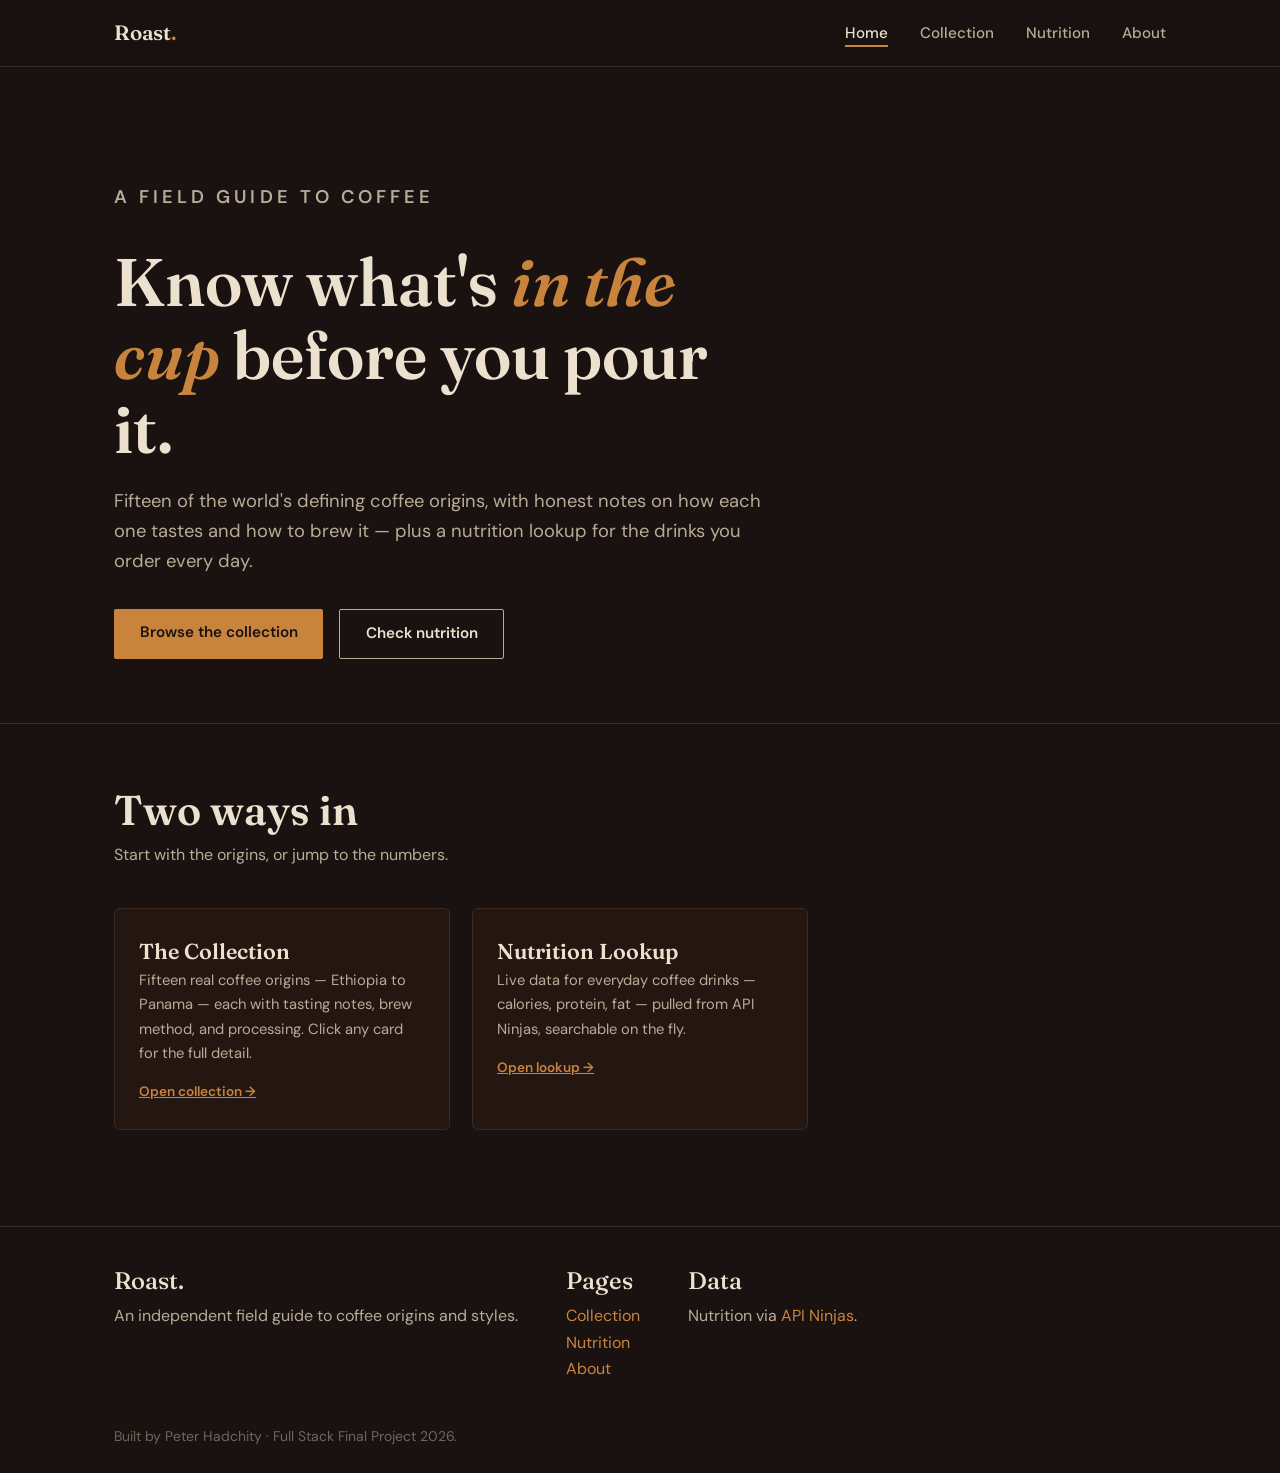
<file: index.html>
<!DOCTYPE html>
<html lang="en">
<head>
  <meta charset="UTF-8" />
  <meta name="viewport" content="width=device-width, initial-scale=1.0" />
  <title>Roast — Coffee, properly explored</title>
  <link href="https://cdn.jsdelivr.net/npm/bootstrap@5.3.3/dist/css/bootstrap.min.css" rel="stylesheet" />
  <link rel="preconnect" href="https://fonts.googleapis.com" />
  <link href="https://fonts.googleapis.com/css2?family=Fraunces:ital,opsz,wght@0,9..144,500;0,9..144,600;1,9..144,600&family=DM+Sans:wght@400;500;600&display=swap" rel="stylesheet" />
  <link rel="stylesheet" href="css/style.css" />
</head>
<body>
  <header class="topbar">
    <nav class="topbar-inner wrap" aria-label="Main navigation">
      <a class="logo" href="index.html">Roast<b>.</b></a>
      <button class="burger" aria-label="Toggle menu" aria-expanded="false"><span></span><span></span><span></span></button>
      <ul class="menu">
        <li><a href="index.html">Home</a></li>
        <li><a href="collection.html">Collection</a></li>
        <li><a href="lookup.html">Nutrition</a></li>
        <li><a href="about.html">About</a></li>
      </ul>
    </nav>
  </header>
  <main>
    <section class="hero">
      <div class="wrap">
        <p class="kicker">A field guide to coffee</p>
        <h1>Know what's <em>in the cup</em> before you pour it.</h1>
        <p>Fifteen of the world's defining coffee origins, with honest notes on
           how each one tastes and how to brew it — plus a nutrition lookup for
           the drinks you order every day.</p>
        <div class="hero-row">
          <a class="btn" href="collection.html">Browse the collection</a>
          <a class="btn btn-line" href="lookup.html">Check nutrition</a>
        </div>
      </div>
    </section>

    <section class="block">
      <div class="wrap">
        <div class="block-head">
          <h2>Two ways in</h2>
          <p>Start with the origins, or jump to the numbers.</p>
        </div>
        <div class="bean-grid">
          <div class="bean-card" style="cursor:default">
            <h3>The Collection</h3>
            <p class="teaser">Fifteen real coffee origins — Ethiopia to Panama —
               each with tasting notes, brew method, and processing. Click any
               card for the full detail.</p>
            <a class="more" href="collection.html">Open collection →</a>
          </div>
          <div class="bean-card" style="cursor:default">
            <h3>Nutrition Lookup</h3>
            <p class="teaser">Live data for everyday coffee drinks — calories,
               protein, fat — pulled from API Ninjas, searchable on the fly.</p>
            <a class="more" href="lookup.html">Open lookup →</a>
          </div>
        </div>
      </div>
    </section>
  </main>
  <footer class="foot">
    <div class="wrap">
      <div class="foot-grid">
        <div><h4>Roast.</h4><p>An independent field guide to coffee origins and styles.</p></div>
        <div><h4>Pages</h4><p><a href="collection.html">Collection</a><br><a href="lookup.html">Nutrition</a><br><a href="about.html">About</a></p></div>
        <div><h4>Data</h4><p>Nutrition via <a href="https://api-ninjas.com/">API Ninjas</a>.</p></div>
      </div>
      <small>Built by Peter Hadchity · Full Stack Final Project 2026.</small>
    </div>
  </footer>
  <script src="js/app.js"></script>
</body></html>
</file>
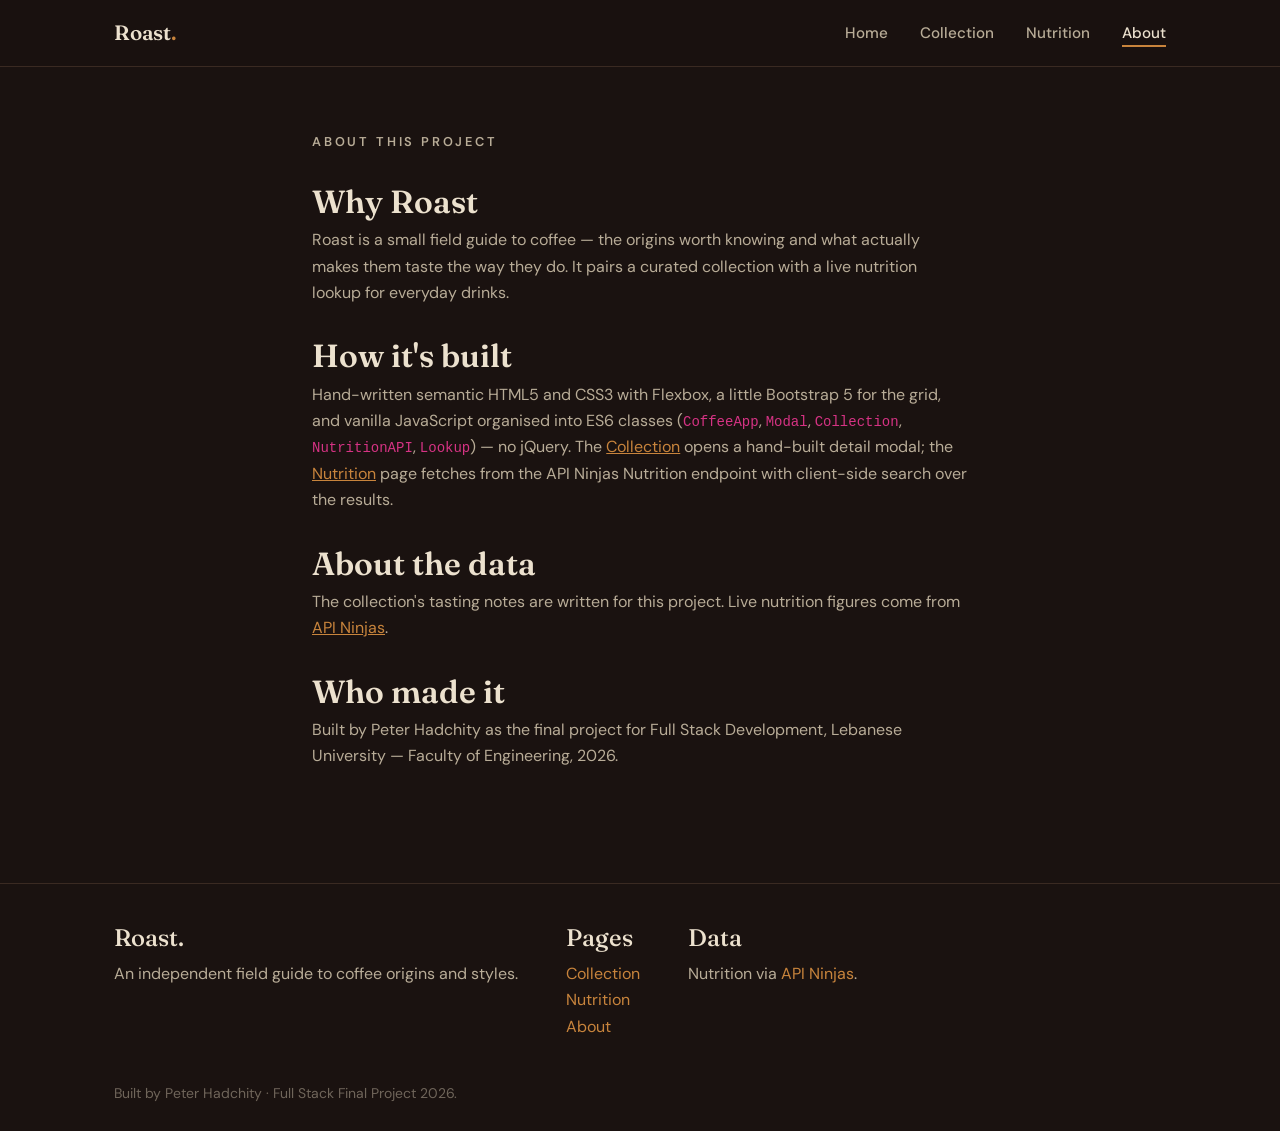
<file: about.html>
<!DOCTYPE html>
<html lang="en">
<head>
  <meta charset="UTF-8" />
  <meta name="viewport" content="width=device-width, initial-scale=1.0" />
  <title>Roast — About</title>
  <link href="https://cdn.jsdelivr.net/npm/bootstrap@5.3.3/dist/css/bootstrap.min.css" rel="stylesheet" />
  <link rel="preconnect" href="https://fonts.googleapis.com" />
  <link href="https://fonts.googleapis.com/css2?family=Fraunces:ital,opsz,wght@0,9..144,500;0,9..144,600;1,9..144,600&family=DM+Sans:wght@400;500;600&display=swap" rel="stylesheet" />
  <link rel="stylesheet" href="css/style.css" />
</head>
<body>
  <header class="topbar">
    <nav class="topbar-inner wrap" aria-label="Main navigation">
      <a class="logo" href="index.html">Roast<b>.</b></a>
      <button class="burger" aria-label="Toggle menu" aria-expanded="false"><span></span><span></span><span></span></button>
      <ul class="menu">
        <li><a href="index.html">Home</a></li>
        <li><a href="collection.html">Collection</a></li>
        <li><a href="lookup.html">Nutrition</a></li>
        <li><a href="about.html">About</a></li>
      </ul>
    </nav>
  </header>
  <main>
    <section class="block">
      <div class="wrap prose">
        <p class="kicker">About this project</p>
        <h2>Why Roast</h2>
        <p>Roast is a small field guide to coffee — the origins worth knowing and
           what actually makes them taste the way they do. It pairs a curated
           collection with a live nutrition lookup for everyday drinks.</p>
        <h2>How it's built</h2>
        <p>Hand-written semantic HTML5 and CSS3 with Flexbox, a little Bootstrap 5
           for the grid, and vanilla JavaScript organised into ES6 classes
           (<code>CoffeeApp</code>, <code>Modal</code>, <code>Collection</code>,
           <code>NutritionAPI</code>, <code>Lookup</code>) — no jQuery. The
           <a href="collection.html">Collection</a> opens a hand-built detail
           modal; the <a href="lookup.html">Nutrition</a> page fetches from the
           API Ninjas Nutrition endpoint with client-side search over the results.</p>
        <h2>About the data</h2>
        <p>The collection's tasting notes are written for this project. Live
           nutrition figures come from <a href="https://api-ninjas.com/">API
           Ninjas</a>.</p>
        <h2>Who made it</h2>
        <p>Built by Peter Hadchity as the final project for Full Stack
           Development, Lebanese University — Faculty of Engineering, 2026.</p>
      </div>
    </section>
  </main>
  <footer class="foot">
    <div class="wrap">
      <div class="foot-grid">
        <div><h4>Roast.</h4><p>An independent field guide to coffee origins and styles.</p></div>
        <div><h4>Pages</h4><p><a href="collection.html">Collection</a><br><a href="lookup.html">Nutrition</a><br><a href="about.html">About</a></p></div>
        <div><h4>Data</h4><p>Nutrition via <a href="https://api-ninjas.com/">API Ninjas</a>.</p></div>
      </div>
      <small>Built by Peter Hadchity · Full Stack Final Project 2026.</small>
    </div>
  </footer>
  <script src="js/app.js"></script>
</body></html>
</file>
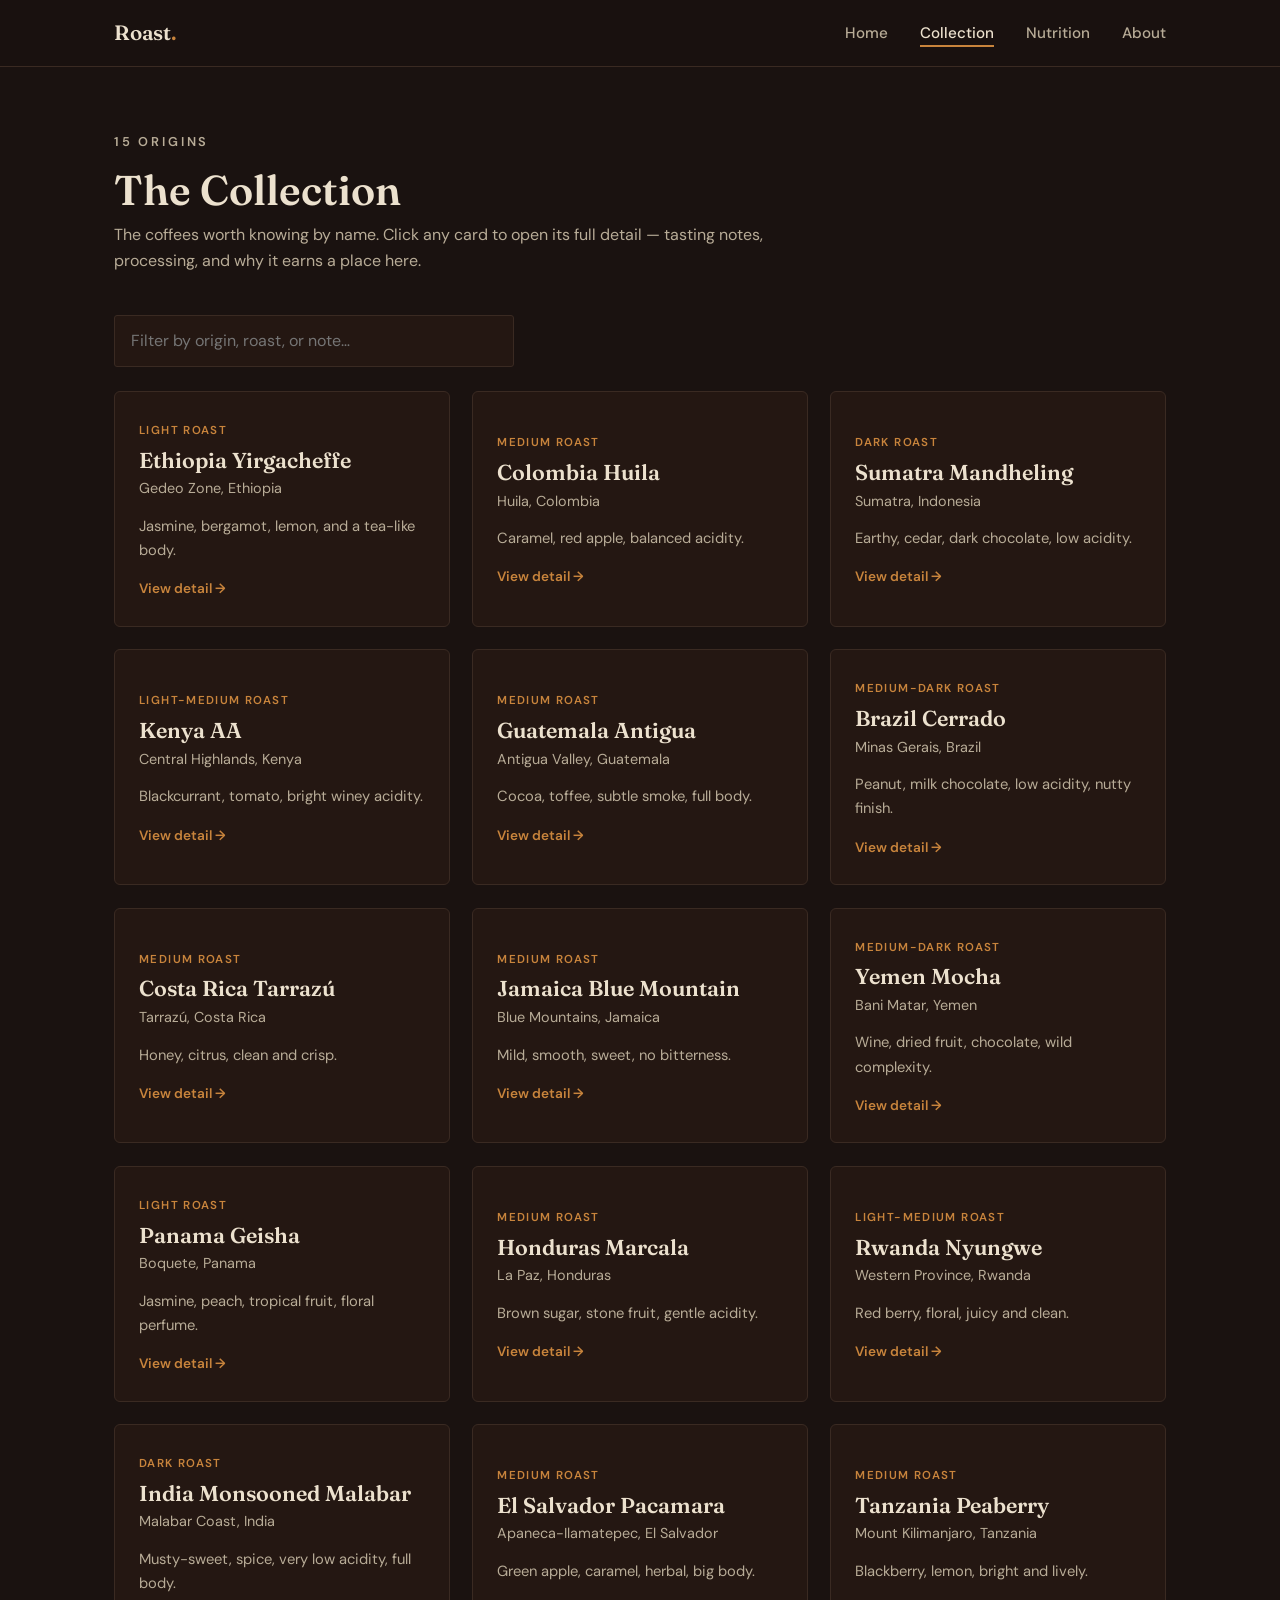
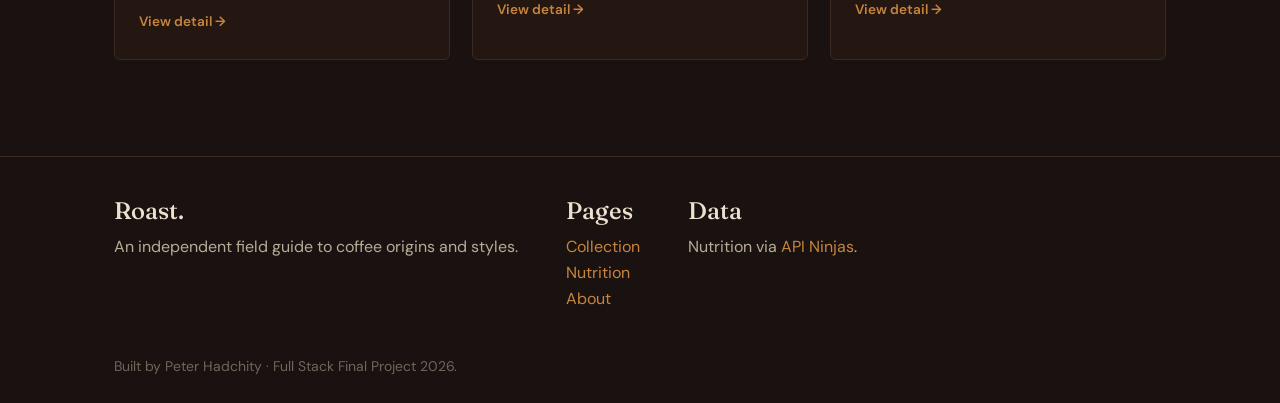
<file: collection.html>
<!DOCTYPE html>
<html lang="en">
<head>
  <meta charset="UTF-8" />
  <meta name="viewport" content="width=device-width, initial-scale=1.0" />
  <title>Roast — The Collection</title>
  <link href="https://cdn.jsdelivr.net/npm/bootstrap@5.3.3/dist/css/bootstrap.min.css" rel="stylesheet" />
  <link rel="preconnect" href="https://fonts.googleapis.com" />
  <link href="https://fonts.googleapis.com/css2?family=Fraunces:ital,opsz,wght@0,9..144,500;0,9..144,600;1,9..144,600&family=DM+Sans:wght@400;500;600&display=swap" rel="stylesheet" />
  <link rel="stylesheet" href="css/style.css" />
</head>
<body>
  <header class="topbar">
    <nav class="topbar-inner wrap" aria-label="Main navigation">
      <a class="logo" href="index.html">Roast<b>.</b></a>
      <button class="burger" aria-label="Toggle menu" aria-expanded="false"><span></span><span></span><span></span></button>
      <ul class="menu">
        <li><a href="index.html">Home</a></li>
        <li><a href="collection.html">Collection</a></li>
        <li><a href="lookup.html">Nutrition</a></li>
        <li><a href="about.html">About</a></li>
      </ul>
    </nav>
  </header>
  <main>
    <section class="block">
      <div class="wrap">
        <div class="block-head">
          <p class="kicker">15 origins</p>
          <h2>The Collection</h2>
          <p>The coffees worth knowing by name. Click any card to open its full
             detail — tasting notes, processing, and why it earns a place here.</p>
        </div>
        <div class="search-bar">
          <input type="search" id="bean-filter" placeholder="Filter by origin, roast, or note…" aria-label="Filter coffees" />
        </div>
        <div class="bean-grid" id="bean-grid"><!-- rendered by collection.js --></div>
      </div>
    </section>
  </main>

  <!-- Detail modal (custom requirement) — markup is empty until opened -->
  <div class="modal-backdrop" id="modal-backdrop" aria-hidden="true" role="dialog" aria-modal="true" aria-labelledby="modal-body">
    <div class="modal"><div id="modal-body"></div></div>
  </div>
  <footer class="foot">
    <div class="wrap">
      <div class="foot-grid">
        <div><h4>Roast.</h4><p>An independent field guide to coffee origins and styles.</p></div>
        <div><h4>Pages</h4><p><a href="collection.html">Collection</a><br><a href="lookup.html">Nutrition</a><br><a href="about.html">About</a></p></div>
        <div><h4>Data</h4><p>Nutrition via <a href="https://api-ninjas.com/">API Ninjas</a>.</p></div>
      </div>
      <small>Built by Peter Hadchity · Full Stack Final Project 2026.</small>
    </div>
  </footer>
  <script src="js/app.js"></script>
  <script src="js/coffee-data.js"></script>
  <script src="js/modal.js"></script>
  <script src="js/collection.js"></script>
</body></html>
</file>
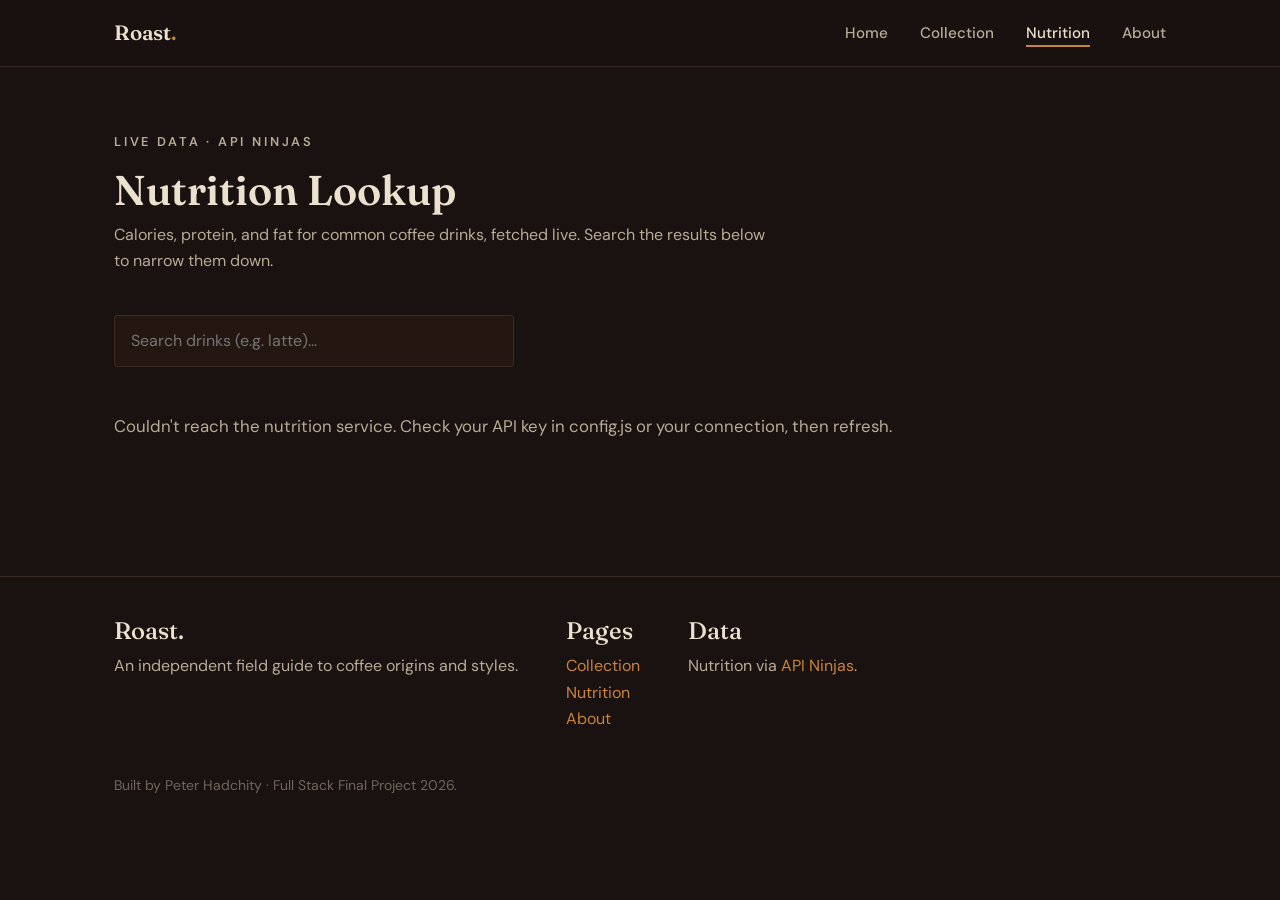
<file: lookup.html>
<!DOCTYPE html>
<html lang="en">
<head>
  <meta charset="UTF-8" />
  <meta name="viewport" content="width=device-width, initial-scale=1.0" />
  <title>Roast — Nutrition Lookup</title>
  <link href="https://cdn.jsdelivr.net/npm/bootstrap@5.3.3/dist/css/bootstrap.min.css" rel="stylesheet" />
  <link rel="preconnect" href="https://fonts.googleapis.com" />
  <link href="https://fonts.googleapis.com/css2?family=Fraunces:ital,opsz,wght@0,9..144,500;0,9..144,600;1,9..144,600&family=DM+Sans:wght@400;500;600&display=swap" rel="stylesheet" />
  <link rel="stylesheet" href="css/style.css" />
</head>
<body>
  <header class="topbar">
    <nav class="topbar-inner wrap" aria-label="Main navigation">
      <a class="logo" href="index.html">Roast<b>.</b></a>
      <button class="burger" aria-label="Toggle menu" aria-expanded="false"><span></span><span></span><span></span></button>
      <ul class="menu">
        <li><a href="index.html">Home</a></li>
        <li><a href="collection.html">Collection</a></li>
        <li><a href="lookup.html">Nutrition</a></li>
        <li><a href="about.html">About</a></li>
      </ul>
    </nav>
  </header>
  <main>
    <section class="block">
      <div class="wrap">
        <div class="block-head">
          <p class="kicker">Live data · API Ninjas</p>
          <h2>Nutrition Lookup</h2>
          <p>Calories, protein, and fat for common coffee drinks, fetched live.
             Search the results below to narrow them down.</p>
        </div>
        <div class="search-bar">
          <input type="search" id="nutri-search" placeholder="Search drinks (e.g. latte)…" aria-label="Search drinks" />
        </div>
        <p id="lookup-state" class="state-msg" role="status"></p>
        <div class="nutri-table" id="nutri-grid"></div>
      </div>
    </section>
  </main>
  <footer class="foot">
    <div class="wrap">
      <div class="foot-grid">
        <div><h4>Roast.</h4><p>An independent field guide to coffee origins and styles.</p></div>
        <div><h4>Pages</h4><p><a href="collection.html">Collection</a><br><a href="lookup.html">Nutrition</a><br><a href="about.html">About</a></p></div>
        <div><h4>Data</h4><p>Nutrition via <a href="https://api-ninjas.com/">API Ninjas</a>.</p></div>
      </div>
      <small>Built by Peter Hadchity · Full Stack Final Project 2026.</small>
    </div>
  </footer>
  <script src="js/app.js"></script>
  <script src="js/config.js"></script>
  <script src="js/nutrition-api.js"></script>
  <script src="js/lookup.js"></script>
</body></html>
</file>
<file: css/style.css>
/* =====================================================================
   ROAST — Coffee field guide
   Dark espresso editorial theme · tokens, layout, nav, cards, modal
   ===================================================================== */

:root {
  /* Palette — roasted coffee tones */
  --espresso:  #1A1210;   /* near-black page background */
  --bean:      #241712;   /* slightly lifted panel */
  --crema:     #ECE1CE;   /* cream — primary text */
  --crema-dim: #B8AC97;   /* muted cream */
  --copper:    #C8843C;   /* the one warm accent */
  --clay:      #B0512E;   /* secondary accent */
  --line:      #3A2A22;   /* hairline borders on dark */

  --display: "Fraunces", Georgia, serif;
  --body:    "DM Sans", system-ui, sans-serif;

  --maxw: 1100px;
}

* { box-sizing: border-box; }
html { scroll-behavior: smooth; }

body {
  margin: 0;
  background: var(--espresso);
  color: var(--crema);
  font-family: var(--body);
  line-height: 1.65;
  -webkit-font-smoothing: antialiased;
}

h1, h2, h3 {
  font-family: var(--display);
  font-weight: 600;
  line-height: 1.1;
  margin: 0 0 .5rem;
  color: var(--crema);
}

a { color: var(--copper); }

.wrap {
  width: 100%;
  max-width: var(--maxw);
  margin: 0 auto;
  padding: 0 1.5rem;
}

/* =====================================================================
   TOP NAV  (responsive, not the custom requirement here)
   ===================================================================== */
.topbar {
  border-bottom: 1px solid var(--line);
  background: rgba(26,18,16,.92);
  backdrop-filter: blur(6px);
  position: sticky; top: 0; z-index: 50;
}
.topbar-inner {
  display: flex;
  align-items: center;
  justify-content: space-between;
  height: 66px;
}
.logo {
  font-family: var(--display);
  font-weight: 600;
  font-size: 1.3rem;
  color: var(--crema);
  text-decoration: none;
  letter-spacing: -.01em;
}
.logo b { color: var(--copper); font-weight: 600; }

.menu {
  display: flex;
  gap: 2rem;
  list-style: none;
  margin: 0; padding: 0;
}
.menu a {
  color: var(--crema-dim);
  text-decoration: none;
  font-size: .95rem;
  font-weight: 500;
  transition: color .15s ease;
}
.menu a:hover, .menu a[aria-current="page"] { color: var(--crema); }
.menu a[aria-current="page"] { border-bottom: 2px solid var(--copper); padding-bottom: 2px; }

.burger {
  display: none;
  background: none; border: 0; cursor: pointer; padding: .4rem;
}
.burger span { display:block; width:24px; height:2px; background:var(--crema); margin:5px 0; transition:.2s; }

@media (max-width: 760px) {
  .burger { display: block; }
  .menu {
    position: absolute; top: 66px; left: 0; right: 0;
    flex-direction: column; gap: 0;
    background: var(--bean);
    border-bottom: 1px solid var(--line);
    max-height: 0; overflow: hidden; transition: max-height .3s ease;
  }
  .menu.show { max-height: 300px; }
  .menu li { border-top: 1px solid var(--line); }
  .menu a { display: block; padding: 1rem 1.5rem; }
  .burger.show span:nth-child(1){ transform: translateY(7px) rotate(45deg); }
  .burger.show span:nth-child(2){ opacity: 0; }
  .burger.show span:nth-child(3){ transform: translateY(-7px) rotate(-45deg); }
}

/* =====================================================================
   HERO
   ===================================================================== */
.hero { padding: 6rem 0 4rem; border-bottom: 1px solid var(--line); }
.kicker {
  font-size: .8rem; letter-spacing: .22em; text-transform: uppercase;
  color: var(--copper); font-weight: 600; margin-bottom: 1rem;
}
.hero h1 { font-size: clamp(2.4rem, 6vw, 4.2rem); max-width: 14ch; }
.hero h1 em { font-style: italic; color: var(--copper); }
.hero p { max-width: 50ch; color: var(--crema-dim); font-size: 1.15rem; margin: 1.2rem 0 2rem; }

.btn {
  display: inline-block; cursor: pointer;
  font-family: var(--body); font-weight: 600; font-size: .95rem;
  text-decoration: none; padding: .8rem 1.6rem; border-radius: 2px;
  background: var(--copper); color: var(--espresso); border: 0;
  transition: transform .15s ease, background .15s ease;
}
.btn:hover { background: #d9954a; transform: translateY(-1px); }
.btn-line {
  background: transparent; color: var(--crema);
  border: 1px solid var(--crema-dim);
}
.btn-line:hover { background: var(--crema); color: var(--espresso); }
.hero-row { display: flex; gap: 1rem; flex-wrap: wrap; }

/* =====================================================================
   SECTIONS + COFFEE CARDS
   ===================================================================== */
.block { padding: 4rem 0; }
.block-head { margin-bottom: 2.5rem; max-width: 60ch; }
.block-head h2 { font-size: clamp(1.8rem, 4vw, 2.6rem); }
.block-head p { color: var(--crema-dim); }

.bean-grid {
  display: grid;
  grid-template-columns: repeat(auto-fill, minmax(260px, 1fr));
  gap: 1.4rem;
}
.bean-card {
  background: var(--bean);
  border: 1px solid var(--line);
  border-radius: 6px;
  padding: 1.5rem;
  cursor: pointer;
  text-align: left;
  color: inherit;
  font: inherit;
  transition: transform .18s ease, border-color .18s ease;
}
.bean-card:hover, .bean-card:focus-visible {
  transform: translateY(-4px);
  border-color: var(--copper);
  outline: none;
}
.bean-card .roast {
  font-size: .72rem; letter-spacing: .12em; text-transform: uppercase;
  color: var(--copper); font-weight: 600;
}
.bean-card h3 { font-size: 1.35rem; margin: .4rem 0 .3rem; }
.bean-card .origin { color: var(--crema-dim); font-size: .9rem; margin-bottom: .8rem; }
.bean-card .teaser { color: var(--crema-dim); font-size: .92rem; margin: 0; }
.bean-card .more { color: var(--copper); font-size: .85rem; font-weight: 600; margin-top: 1rem; display: inline-block; }

/* =====================================================================
   DETAIL MODAL  (custom requirement — built by hand, see js/modal.js)
   ===================================================================== */
.modal-backdrop {
  position: fixed; inset: 0;
  background: rgba(10,7,6,.72);
  backdrop-filter: blur(3px);
  display: flex; align-items: center; justify-content: center;
  padding: 1.5rem; z-index: 200;
  opacity: 0; pointer-events: none;
  transition: opacity .2s ease;
}
.modal-backdrop.open { opacity: 1; pointer-events: auto; }
.modal {
  background: var(--bean);
  border: 1px solid var(--line);
  border-radius: 8px;
  max-width: 540px; width: 100%;
  max-height: 88vh; overflow-y: auto;
  padding: 2.2rem;
  transform: translateY(12px) scale(.98);
  transition: transform .2s ease;
}
.modal-backdrop.open .modal { transform: translateY(0) scale(1); }
.modal .roast {
  font-size: .72rem; letter-spacing: .12em; text-transform: uppercase;
  color: var(--copper); font-weight: 600;
}
.modal h2 { font-size: 2rem; margin: .3rem 0; }
.modal .origin { color: var(--crema-dim); margin-bottom: 1.4rem; }
.modal dl { margin: 0; }
.modal dt {
  font-size: .75rem; letter-spacing: .1em; text-transform: uppercase;
  color: var(--copper); font-weight: 600; margin-top: 1.1rem;
}
.modal dd { margin: .2rem 0 0; color: var(--crema); }
.modal-close {
  float: right; background: none; border: 0; cursor: pointer;
  color: var(--crema-dim); font-size: 1.8rem; line-height: 1;
  margin: -.5rem -.5rem 0 0;
}
.modal-close:hover { color: var(--crema); }

/* =====================================================================
   LOOKUP (API nutrition search) — search box, states, result rows
   ===================================================================== */
.search-bar { margin-bottom: 1.5rem; }
.search-bar input {
  width: 100%; max-width: 400px;
  background: var(--bean); border: 1px solid var(--line);
  color: var(--crema); font: inherit; font-size: 1rem;
  padding: .75rem 1rem; border-radius: 3px;
}
.search-bar input:focus { outline: none; border-color: var(--copper); }

.state-msg { color: var(--crema-dim); padding: 1.4rem 0; font-size: 1.05rem; }

.nutri-table { display: grid; gap: .6rem; }
.nutri-row {
  display: grid;
  grid-template-columns: 1.4fr repeat(3, 1fr);
  gap: 1rem; align-items: center;
  background: var(--bean); border: 1px solid var(--line);
  border-radius: 5px; padding: .9rem 1.1rem;
}
.nutri-row .name { font-weight: 600; text-transform: capitalize; }
.nutri-row .metric { color: var(--crema-dim); font-size: .9rem; }
.nutri-row .metric b { color: var(--crema); font-weight: 600; }
.nutri-head { color: var(--copper); font-size: .75rem; letter-spacing: .08em; text-transform: uppercase; }
@media (max-width: 600px) {
  .nutri-row { grid-template-columns: 1fr 1fr; }
  .nutri-head { display: none; }
}

/* =====================================================================
   PROSE + FOOTER
   ===================================================================== */
.prose { max-width: 64ch; }
.prose p { color: var(--crema-dim); margin: 0 0 1.1rem; }
.prose h2 { margin-top: 2rem; }

.foot {
  border-top: 1px solid var(--line);
  padding: 2.5rem 0 1.5rem;
  color: var(--crema-dim);
  margin-top: 2rem;
}
.foot a { color: var(--copper); text-decoration: none; }
.foot-grid { display: flex; gap: 3rem; flex-wrap: wrap; margin-bottom: 1.5rem; }
.foot h4 { color: var(--crema); font-family: var(--display); margin: 0 0 .5rem; }
.foot small { color: #6f655a; }

@media (prefers-reduced-motion: reduce) {
  * { transition: none !important; scroll-behavior: auto; }
}
</file>
